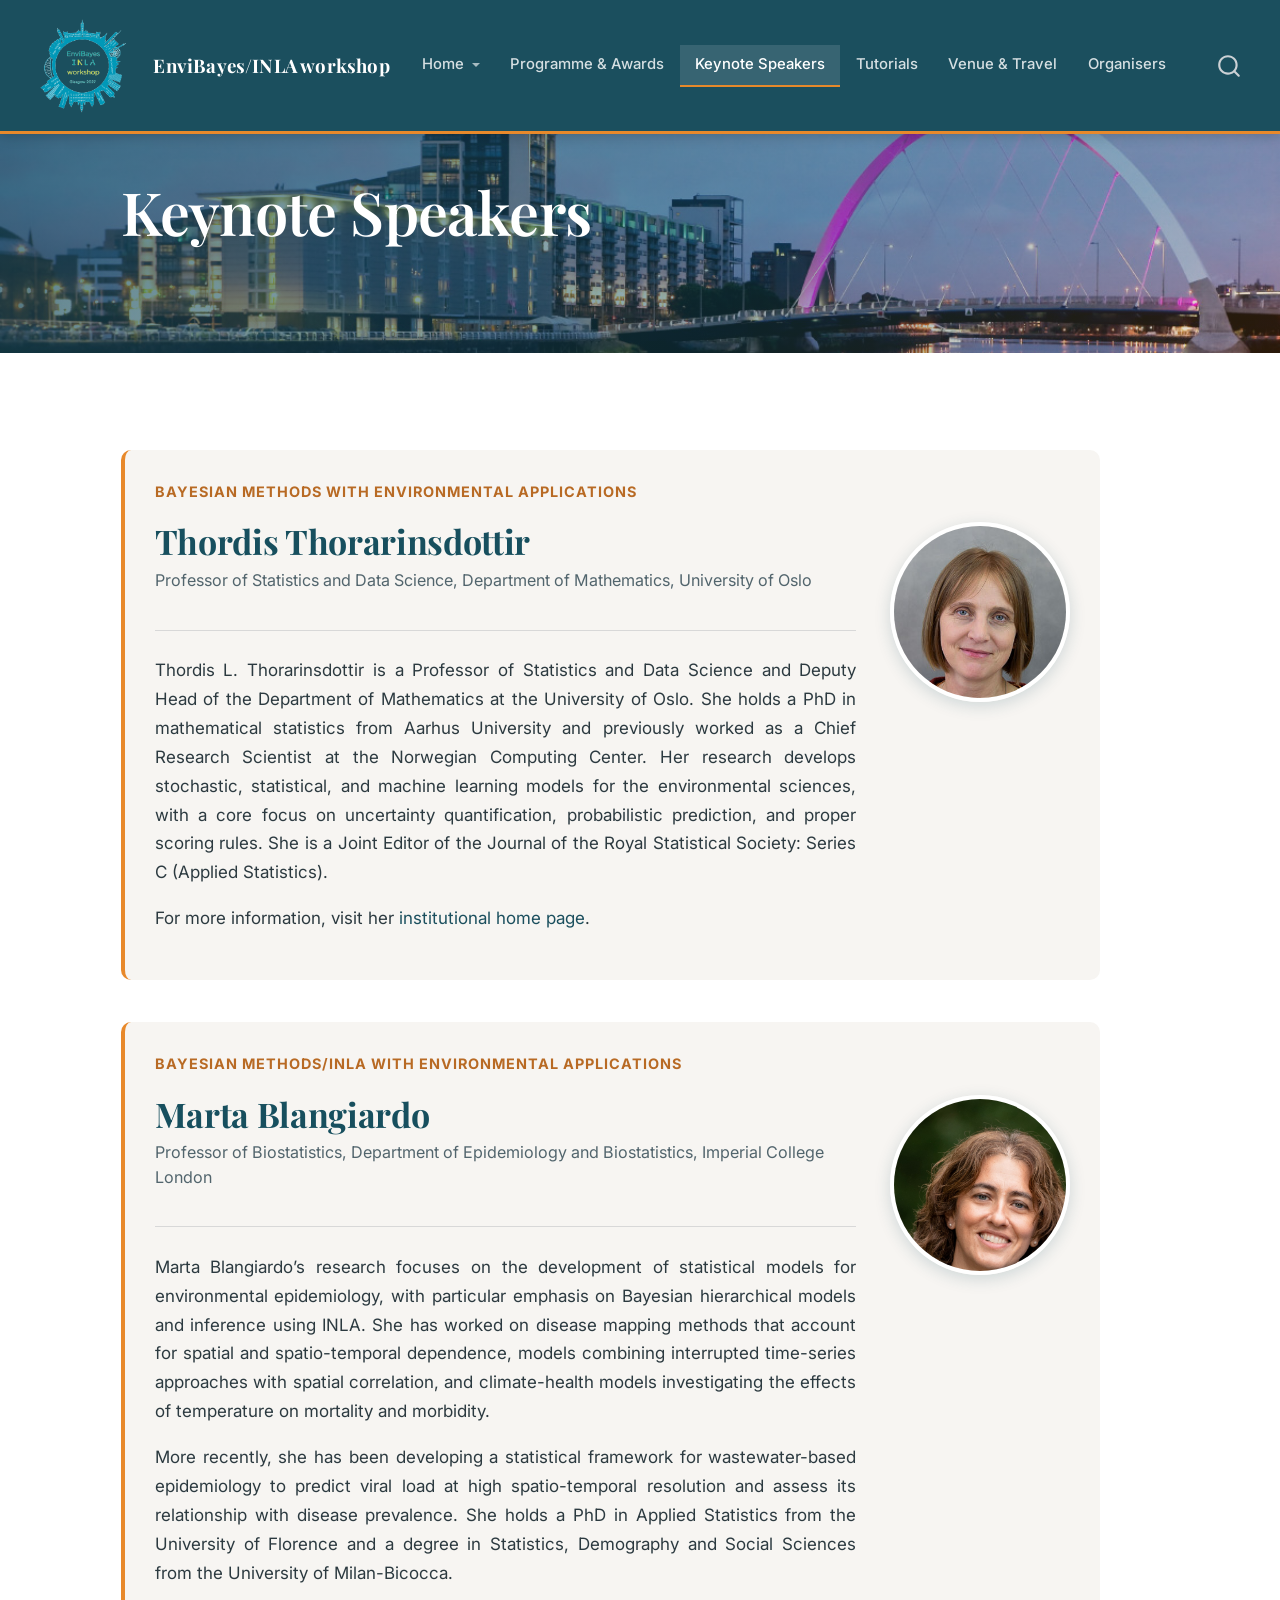
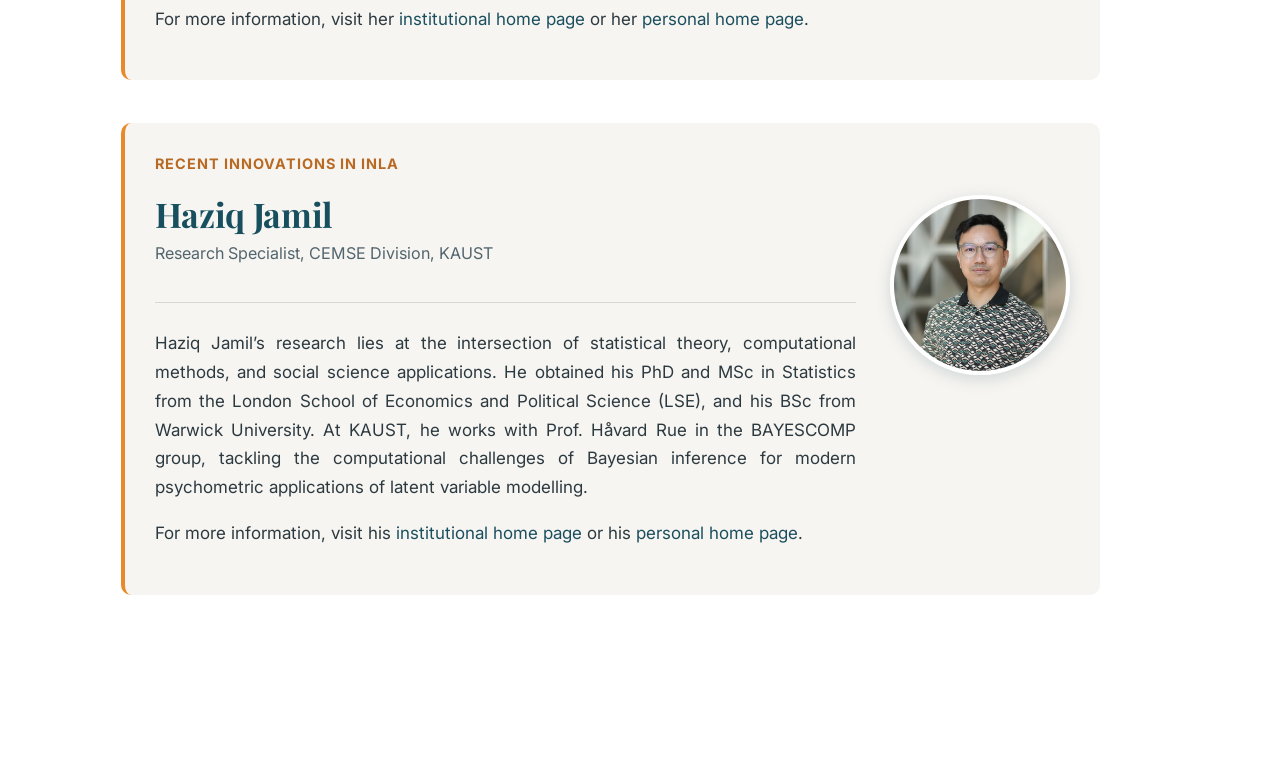
<file: docs/keynotes.html>
<!DOCTYPE html>
<html xmlns="http://www.w3.org/1999/xhtml" lang="en" xml:lang="en"><head>

<meta charset="utf-8">
<meta name="generator" content="quarto-1.10.19">

<meta name="viewport" content="width=device-width, initial-scale=1.0, user-scalable=yes">


<title>Keynote Speakers – EnviBayes/INLA workshop</title>
<style>
/* Default styles provided by pandoc.
** See https://pandoc.org/MANUAL.html#variables-for-html for config info.
*/
span.smallcaps{font-variant: small-caps;}
div.columns{display: flex; gap: 1.5em;}
div.column{flex: auto;}
@media screen {
div.columns{gap: min(4vw, 1.5em);}
div.column{overflow-x: auto;}
}
div.hanging-indent{margin-left: 1.5em; text-indent: -1.5em;}
ul.task-list{list-style: none;}
ul.task-list li input[type="checkbox"] {
  width: 0.8em;
  margin: 0 0.8em 0.2em -1em; /* quarto-specific, see https://github.com/quarto-dev/quarto-cli/issues/4556 */ 
  vertical-align: middle;
}
</style>


<script src="site_libs/quarto-nav/quarto-nav.js"></script>
<script src="site_libs/quarto-nav/headroom.min.js"></script>
<script src="site_libs/clipboard/clipboard.min.js"></script>
<script src="site_libs/quarto-search/autocomplete.umd.js"></script>
<script src="site_libs/quarto-search/fuse.min.js"></script>
<script src="site_libs/quarto-search/quarto-search.js"></script>
<meta name="quarto:offset" content="./">
<script src="site_libs/quarto-html/quarto.js" type="module"></script>
<script src="site_libs/quarto-html/tabsets/tabsets.js" type="module"></script>
<script src="site_libs/quarto-html/popper.min.js"></script>
<script src="site_libs/quarto-html/tippy.umd.min.js"></script>
<script src="site_libs/quarto-html/anchor.min.js"></script>
<link href="site_libs/quarto-html/tippy.css" rel="stylesheet">
<link href="site_libs/quarto-html/quarto-syntax-highlighting-bf27225e3a48a9273f3daa8f8e829971.css" rel="stylesheet" id="quarto-text-highlighting-styles">
<script src="site_libs/bootstrap/bootstrap.min.js"></script>
<link href="site_libs/bootstrap/bootstrap-icons.css" rel="stylesheet">
<link href="site_libs/bootstrap/bootstrap-59cc55bc9fd40b9578fde8f49d00a4b7.min.css" rel="stylesheet" append-hash="true" id="quarto-bootstrap" data-mode="light">
<script id="quarto-search-options" type="application/json">{
  "location": "navbar",
  "copy-button": false,
  "collapse-after": 3,
  "panel-placement": "end",
  "type": "overlay",
  "limit": 50,
  "keyboard-shortcut": [
    "f",
    "/",
    "s"
  ],
  "show-item-context": false,
  "language": {
    "search-no-results-text": "No results",
    "search-matching-documents-text": "matching documents",
    "search-copy-link-title": "Copy link to search",
    "search-hide-matches-text": "Hide additional matches",
    "search-more-match-text": "more match in this document",
    "search-more-matches-text": "more matches in this document",
    "search-clear-button-title": "Clear",
    "search-text-placeholder": "",
    "search-detached-cancel-button-title": "Cancel",
    "search-submit-button-title": "Submit",
    "search-label": "Search"
  }
}</script>
<style>

      .quarto-title-block .quarto-title-banner h1,
      .quarto-title-block .quarto-title-banner h2,
      .quarto-title-block .quarto-title-banner h3,
      .quarto-title-block .quarto-title-banner h4,
      .quarto-title-block .quarto-title-banner h5,
      .quarto-title-block .quarto-title-banner h6
      {
        color: white;
      }

      .quarto-title-block .quarto-title-banner {
        color: white;
background: #00000000;
      }
</style>
<style>
.quarto-title-block .title {
  font-size: 3.5rem !important;
  font-weight: 700;
  color: white;
}

.quarto-title-block .subtitle {
  font-size: 1.6rem !important;
  color: white;
}

#title-block-header {
  background-image: url(images/uofgcoss_cover2.jpg);
  background-size: cover;
  background-position: center;
  height: 250px;
}

#title-block-header.quarto-title-block.default .quarto-title-meta {
  color: white;
}

.keynote-card {
  display: grid;
  grid-template-columns: minmax(0, 1fr) 180px;
  gap: 2rem;
  align-items: center;
  margin: 1.5rem 0 2.5rem;
  padding: 1.75rem;
  background: #f7f5f2;
  border-left: 4px solid #e8892b;
  border-radius: 10px;
}

.keynote-card h2 {
  margin-top: 0;
}

.keynote-role {
  color: #52656d;
  font-weight: 600;
  line-height: 1.45;
  margin-bottom: 1rem;
}

.keynote-bio {
  text-align: justify;
  hyphens: auto;
}

.keynote-photo img {
  width: 180px;
  height: 180px;
  object-fit: cover;
  object-position: center top;
  border: 4px solid white;
  border-radius: 50%;
  box-shadow: 0 4px 16px rgba(27, 79, 94, 0.18);
}

@media (max-width: 700px) {
  .quarto-title-block .title {
    font-size: 2.5rem !important;
  }

  .keynote-card {
    grid-template-columns: 1fr;
  }

  .keynote-photo {
    grid-row: 1;
    text-align: center;
  }
}
</style>


<link rel="stylesheet" href="styles.css">
</head>

<body class="nav-fixed quarto-light">

<div id="quarto-search-results"></div>
  <header id="quarto-header" class="headroom fixed-top quarto-banner">
    <nav class="navbar navbar-expand-lg " data-bs-theme="dark">
      <div class="navbar-container container-fluid">
      <div class="navbar-brand-container mx-auto">
    <a href="./index.html" class="navbar-brand navbar-brand-logo">
    <img src="./images/EnviBayes-INLA_workshop_logo.png" alt="" class="navbar-logo light-content">
    <img src="./images/EnviBayes-INLA_workshop_logo.png" alt="" class="navbar-logo dark-content">
    </a>
    <a class="navbar-brand" href="./index.html">
    <span class="navbar-title">EnviBayes/INLA workshop</span>
    </a>
  </div>
            <div id="quarto-search" class="" title="Search"></div>
          <button class="navbar-toggler" type="button" data-bs-toggle="collapse" data-bs-target="#navbarCollapse" aria-controls="navbarCollapse" role="menu" aria-expanded="false" aria-label="Toggle navigation" onclick="if (window.quartoToggleHeadroom) { window.quartoToggleHeadroom(); }">
  <span class="navbar-toggler-icon"></span>
</button>
          <div class="collapse navbar-collapse" id="navbarCollapse">
            <ul class="navbar-nav navbar-nav-scroll me-auto">
  <li class="nav-item dropdown ">
    <a class="nav-link dropdown-toggle" href="#" id="nav-menu-home" role="link" data-bs-toggle="dropdown" aria-expanded="false">
 <span class="menu-text">Home</span>
    </a>
    <ul class="dropdown-menu" aria-labelledby="nav-menu-home">    
        <li>
    <a class="dropdown-item" href="./index.html#submission">
 <span class="dropdown-text">Submission</span></a>
  </li>  
        <li>
    <a class="dropdown-item" href="./index.html#regis">
 <span class="dropdown-text">Registration</span></a>
  </li>  
        <li>
    <a class="dropdown-item" href="./index.html#dates">
 <span class="dropdown-text">Important Dates</span></a>
  </li>  
    </ul>
  </li>
  <li class="nav-item">
    <a class="nav-link" href="./programme.html"> 
<span class="menu-text">Programme &amp; Awards</span></a>
  </li>  
  <li class="nav-item">
    <a class="nav-link active" href="./keynotes.html" aria-current="page"> 
<span class="menu-text">Keynote Speakers</span></a>
  </li>  
  <li class="nav-item">
    <a class="nav-link" href="./tutorials.html"> 
<span class="menu-text">Tutorials</span></a>
  </li>  
  <li class="nav-item">
    <a class="nav-link" href="./venue-travel.html"> 
<span class="menu-text">Venue &amp; Travel</span></a>
  </li>  
  <li class="nav-item">
    <a class="nav-link" href="./organisers.html"> 
<span class="menu-text">Organisers</span></a>
  </li>  
</ul>
          </div> <!-- /navcollapse -->
            <div class="quarto-navbar-tools">
</div>
      </div> <!-- /container-fluid -->
    </nav>
</header>
<!-- content -->
<header id="title-block-header" class="quarto-title-block default page-columns page-full">
  <div class="quarto-title-banner page-columns page-full">
    <div class="quarto-title column-body">
      <h1 class="title">Keynote Speakers</h1>
                      </div>
  </div>
    
  
  <div class="quarto-title-meta">

      
    
      
    </div>
    
  
  </header><div id="quarto-content" class="quarto-container page-columns page-rows-contents page-layout-article page-navbar">
<!-- sidebar -->
<!-- margin-sidebar -->
    <div id="quarto-margin-sidebar" class="sidebar margin-sidebar zindex-bottom">
        
    </div>
<!-- main -->
<main class="content quarto-banner-title-block" id="quarto-document-content">





<div class="keynote-card">
<div class="keynote-copy">
<div class="keynote-topic">
<p>Bayesian Methods with Environmental Applications</p>
</div>
<section id="thordis-thorarinsdottir" class="level2">
<h2 class="anchored" data-anchor-id="thordis-thorarinsdottir">Thordis Thorarinsdottir</h2>
<div class="keynote-role">
<p>Professor of Statistics and Data Science, Department of Mathematics, University of Oslo</p>
</div>
<div class="keynote-bio">
<p>Thordis L. Thorarinsdottir is a Professor of Statistics and Data Science and Deputy Head of the Department of Mathematics at the University of Oslo. She holds a PhD in mathematical statistics from Aarhus University and previously worked as a Chief Research Scientist at the Norwegian Computing Center. Her research develops stochastic, statistical, and machine learning models for the environmental sciences, with a core focus on uncertainty quantification, probabilistic prediction, and proper scoring rules. She is a Joint Editor of the Journal of the Royal Statistical Society: Series C (Applied Statistics).</p>
</div>
<p>For more information, visit her <a href="https://www.mn.uio.no/math/english/people/aca/thordist/">institutional home page</a>.</p>
</section>
</div>
<div class="keynote-photo">
<p><img src="images/thordis-thorarinsdottir.jpg" class="img-fluid" alt="Portrait of Marta Blangiardo"></p>
</div>
</div>
<div class="keynote-card">
<div class="keynote-copy">
<div class="keynote-topic">
<p>Bayesian Methods/INLA with Environmental Applications</p>
</div>
<section id="marta-blangiardo" class="level2">
<h2 class="anchored" data-anchor-id="marta-blangiardo">Marta Blangiardo</h2>
<div class="keynote-role">
<p>Professor of Biostatistics, Department of Epidemiology and Biostatistics, Imperial College London</p>
</div>
<div class="keynote-bio">
<p>Marta Blangiardo’s research focuses on the development of statistical models for environmental epidemiology, with particular emphasis on Bayesian hierarchical models and inference using INLA. She has worked on disease mapping methods that account for spatial and spatio-temporal dependence, models combining interrupted time-series approaches with spatial correlation, and climate-health models investigating the effects of temperature on mortality and morbidity.</p>
<p>More recently, she has been developing a statistical framework for wastewater-based epidemiology to predict viral load at high spatio-temporal resolution and assess its relationship with disease prevalence. She holds a PhD in Applied Statistics from the University of Florence and a degree in Statistics, Demography and Social Sciences from the University of Milan-Bicocca.</p>
</div>
<p>For more information, visit her <a href="https://profiles.imperial.ac.uk/m.blangiardo/about">institutional home page</a> or her <a href="https://martablangiardo.github.io/">personal home page</a>.</p>
</section>
</div>
<div class="keynote-photo">
<p><img src="images/marta-blangiardo.jpg" class="img-fluid" alt="Portrait of Marta Blangiardo"></p>
</div>
</div>
<div class="keynote-card">
<div class="keynote-copy">
<div class="keynote-topic">
<p>Recent Innovations in INLA</p>
</div>
<section id="haziq-jamil" class="level2">
<h2 class="anchored" data-anchor-id="haziq-jamil">Haziq Jamil</h2>
<div class="keynote-role">
<p>Research Specialist, CEMSE Division, KAUST</p>
</div>
<div class="keynote-bio">
<p>Haziq Jamil’s research lies at the intersection of statistical theory, computational methods, and social science applications. He obtained his PhD and MSc in Statistics from the London School of Economics and Political Science (LSE), and his BSc from Warwick University. At KAUST, he works with Prof.&nbsp;Håvard Rue in the BAYESCOMP group, tackling the computational challenges of Bayesian inference for modern psychometric applications of latent variable modelling.</p>
</div>
<p>For more information, visit his <a href="https://cemse.kaust.edu.sa/profiles/haziq-jamil">institutional home page</a> or his <a href="https://haziqj.ml/">personal home page</a>.</p>
</section>
</div>
<div class="keynote-photo">
<p><img src="images/haziq-jamil.png" class="img-fluid" alt="Portrait of Haziq Jamil"></p>
</div>
</div>
<!-- ::: {.callout-note appearance="simple" icon=false} -->
<!-- **Additional keynote speaker to be announced shortly.** -->
<!-- Stay tuned for updates! -->
<!-- ::: -->
<!-- :::    -->
<!-- ## Elias Teixeira Krainski -->
<!-- Postdoctoral Research Fellow in Statistics, CEMSE Division, KAUST, Saudi Arabia -->
<!-- ::: columns -->
<!-- ::: {.column width="80%"} -->
<!-- Dr Elias Teixeira Krainski is a Postdoctoral Research Fellow in Statistics at the King Abdullah University of Science and Technology (KAUST), working under the supervision of Professor Håvard Rue. He earned his PhD from the Norwegian University of Science and Technology in 2018 and has held positions as an Adjunct Professor at Universidade Federal do Paraná (2018-2019) and as a Postdoctoral Fellow at Dalhousie University (2019-2020). Dr Krainski’s work centres on developing complex yet accessible statistical models, with a focus on efficient Bayesian methods, spatio-temporal statistics, and Integrated Nested Laplace Approximations (INLA). -->
<!-- For more information, visit his [home page](https://cemse.kaust.edu.sa/profiles/elias-teixeira-krainski) -->
<!-- ::: -->
<!-- ::: {.column width="20%"} -->
<!-- ![](img/elias_krainski.png) -->
<!-- ::: -->



</main> <!-- /main -->
<script id="quarto-html-after-body" type="application/javascript">
  window.document.addEventListener("DOMContentLoaded", function (event) {
    const icon = "";
    const anchorJS = new window.AnchorJS();
    anchorJS.options = {
      placement: 'right',
      icon: icon
    };
    anchorJS.add('.anchored');
    const isCodeAnnotation = (el) => {
      for (const clz of el.classList) {
        if (clz.startsWith('code-annotation-')) {                     
          return true;
        }
      }
      return false;
    }
    const onCopySuccess = function(e) {
      // button target
      const button = e.trigger;
      // don't keep focus
      button.blur();
      // flash "checked"
      button.classList.add('code-copy-button-checked');
      var currentTitle = button.getAttribute("title");
      button.setAttribute("title", "Copied!");
      let tooltip;
      if (window.bootstrap) {
        button.setAttribute("data-bs-toggle", "tooltip");
        button.setAttribute("data-bs-placement", "left");
        button.setAttribute("data-bs-title", "Copied!");
        tooltip = new bootstrap.Tooltip(button, 
          { trigger: "manual", 
            customClass: "code-copy-button-tooltip",
            offset: [0, -8]});
        tooltip.show();    
      }
      setTimeout(function() {
        if (tooltip) {
          tooltip.hide();
          button.removeAttribute("data-bs-title");
          button.removeAttribute("data-bs-toggle");
          button.removeAttribute("data-bs-placement");
        }
        button.setAttribute("title", currentTitle);
        button.classList.remove('code-copy-button-checked');
      }, 1000);
      // clear code selection
      e.clearSelection();
    }
    const getTextToCopy = function(trigger) {
      const outerScaffold = trigger.parentElement.cloneNode(true);
      const codeEl = outerScaffold.querySelector('code');
      for (const childEl of codeEl.children) {
        if (isCodeAnnotation(childEl)) {
          childEl.remove();
        }
      }
      return codeEl.innerText;
    }
    const clipboard = new window.ClipboardJS('.code-copy-button:not([data-in-quarto-modal])', {
      text: getTextToCopy
    });
    clipboard.on('success', onCopySuccess);
    if (window.document.getElementById('quarto-embedded-source-code-modal')) {
      const clipboardModal = new window.ClipboardJS('.code-copy-button[data-in-quarto-modal]', {
        text: getTextToCopy,
        container: window.document.getElementById('quarto-embedded-source-code-modal')
      });
      clipboardModal.on('success', onCopySuccess);
    }
      var localhostRegex = new RegExp(/^(?:http|https):\/\/localhost\:?[0-9]*\//);
      var mailtoRegex = new RegExp(/^mailto:/);
        var filterRegex = new RegExp('/' + window.location.host + '/');
      var isInternal = (href) => {
          return filterRegex.test(href) || localhostRegex.test(href) || mailtoRegex.test(href);
      }
      // Inspect non-navigation links and adorn them if external
     var links = window.document.querySelectorAll('a[href]:not(.nav-link):not(.navbar-brand):not(.toc-action):not(.sidebar-link):not(.sidebar-item-toggle):not(.pagination-link):not(.no-external):not([aria-hidden]):not(.dropdown-item):not(.quarto-navigation-tool):not(.about-link)');
      for (var i=0; i<links.length; i++) {
        const link = links[i];
        if (!isInternal(link.href)) {
          // undo the damage that might have been done by quarto-nav.js in the case of
          // links that we want to consider external
          if (link.dataset.originalHref !== undefined) {
            link.href = link.dataset.originalHref;
          }
        }
      }
    function tippyHover(el, contentFn, onTriggerFn, onUntriggerFn) {
      const config = {
        allowHTML: true,
        maxWidth: 500,
        delay: 100,
        arrow: false,
        appendTo: function(el) {
            return el.parentElement;
        },
        interactive: true,
        interactiveBorder: 10,
        theme: 'quarto',
        placement: 'bottom-start',
      };
      if (contentFn) {
        config.content = contentFn;
      }
      if (onTriggerFn) {
        config.onTrigger = onTriggerFn;
      }
      if (onUntriggerFn) {
        config.onUntrigger = onUntriggerFn;
      }
      window.tippy(el, config); 
    }
    const noterefs = window.document.querySelectorAll('a[role="doc-noteref"]');
    for (var i=0; i<noterefs.length; i++) {
      const ref = noterefs[i];
      tippyHover(ref, function() {
        // use id or data attribute instead here
        let href = ref.getAttribute('data-footnote-href') || ref.getAttribute('href');
        try { href = new URL(href).hash; } catch {}
        const id = href.replace(/^#\/?/, "");
        const note = window.document.getElementById(id);
        if (note) {
          return note.innerHTML;
        } else {
          return "";
        }
      });
    }
    const xrefs = window.document.querySelectorAll('a.quarto-xref');
    const processXRef = (id, note) => {
      // Strip column container classes
      const stripColumnClz = (el) => {
        el.classList.remove("page-full", "page-columns");
        if (el.children) {
          for (const child of el.children) {
            stripColumnClz(child);
          }
        }
      }
      stripColumnClz(note)
      if (id === null || id.startsWith('sec-')) {
        // Special case sections, only their first couple elements
        const container = document.createElement("div");
        if (note.children && note.children.length > 2) {
          container.appendChild(note.children[0].cloneNode(true));
          for (let i = 1; i < note.children.length; i++) {
            const child = note.children[i];
            if (child.tagName === "P" && child.innerText === "") {
              continue;
            } else {
              container.appendChild(child.cloneNode(true));
              break;
            }
          }
          if (window.Quarto?.typesetMath) {
            window.Quarto.typesetMath(container);
          }
          return container.innerHTML
        } else {
          if (window.Quarto?.typesetMath) {
            window.Quarto.typesetMath(note);
          }
          return note.innerHTML;
        }
      } else {
        // Remove any anchor links if they are present
        const anchorLink = note.querySelector('a.anchorjs-link');
        if (anchorLink) {
          anchorLink.remove();
        }
        if (window.Quarto?.typesetMath) {
          window.Quarto.typesetMath(note);
        }
        if (note.classList.contains("callout")) {
          return note.outerHTML;
        } else {
          return note.innerHTML;
        }
      }
    }
    for (var i=0; i<xrefs.length; i++) {
      const xref = xrefs[i];
      tippyHover(xref, undefined, function(instance) {
        instance.disable();
        let url = xref.getAttribute('href');
        let hash = undefined; 
        if (url.startsWith('#')) {
          hash = url;
        } else {
          try { hash = new URL(url).hash; } catch {}
        }
        if (hash) {
          const id = hash.replace(/^#\/?/, "");
          const note = window.document.getElementById(id);
          if (note !== null) {
            try {
              const html = processXRef(id, note.cloneNode(true));
              instance.setContent(html);
            } finally {
              instance.enable();
              instance.show();
            }
          } else {
            // See if we can fetch this
            fetch(url.split('#')[0])
            .then(res => res.text())
            .then(html => {
              const parser = new DOMParser();
              const htmlDoc = parser.parseFromString(html, "text/html");
              const note = htmlDoc.getElementById(id);
              if (note !== null) {
                const html = processXRef(id, note);
                instance.setContent(html);
              } 
            }).finally(() => {
              instance.enable();
              instance.show();
            });
          }
        } else {
          // See if we can fetch a full url (with no hash to target)
          // This is a special case and we should probably do some content thinning / targeting
          fetch(url)
          .then(res => res.text())
          .then(html => {
            const parser = new DOMParser();
            const htmlDoc = parser.parseFromString(html, "text/html");
            const note = htmlDoc.querySelector('main.content');
            if (note !== null) {
              // This should only happen for chapter cross references
              // (since there is no id in the URL)
              // remove the first header
              if (note.children.length > 0 && note.children[0].tagName === "HEADER") {
                note.children[0].remove();
              }
              const html = processXRef(null, note);
              instance.setContent(html);
            } 
          }).finally(() => {
            instance.enable();
            instance.show();
          });
        }
      }, function(instance) {
      });
    }
        let selectedAnnoteEl;
        const selectorForAnnotation = ( cell, annotation) => {
          let cellAttr = 'data-code-cell="' + cell + '"';
          let lineAttr = 'data-code-annotation="' +  annotation + '"';
          const selector = 'span[' + cellAttr + '][' + lineAttr + ']';
          return selector;
        }
        const selectCodeLines = (annoteEl) => {
          const doc = window.document;
          const targetCell = annoteEl.getAttribute("data-target-cell");
          const targetAnnotation = annoteEl.getAttribute("data-target-annotation");
          const annoteSpan = window.document.querySelector(selectorForAnnotation(targetCell, targetAnnotation));
          const lines = annoteSpan.getAttribute("data-code-lines").split(",");
          const lineIds = lines.map((line) => {
            return targetCell + "-" + line;
          })
          let top = null;
          let height = null;
          let parent = null;
          if (lineIds.length > 0) {
              //compute the position of the single el (top and bottom and make a div)
              const el = window.document.getElementById(lineIds[0]);
              top = el.offsetTop;
              height = el.offsetHeight;
              parent = el.parentElement.parentElement;
            if (lineIds.length > 1) {
              const lastEl = window.document.getElementById(lineIds[lineIds.length - 1]);
              const bottom = lastEl.offsetTop + lastEl.offsetHeight;
              height = bottom - top;
            }
            if (top !== null && height !== null && parent !== null) {
              // cook up a div (if necessary) and position it 
              let div = window.document.getElementById("code-annotation-line-highlight");
              if (div === null) {
                div = window.document.createElement("div");
                div.setAttribute("id", "code-annotation-line-highlight");
                div.style.position = 'absolute';
                parent.appendChild(div);
              }
              div.style.top = top - 2 + "px";
              div.style.height = height + 4 + "px";
              div.style.left = 0;
              let gutterDiv = window.document.getElementById("code-annotation-line-highlight-gutter");
              if (gutterDiv === null) {
                gutterDiv = window.document.createElement("div");
                gutterDiv.setAttribute("id", "code-annotation-line-highlight-gutter");
                gutterDiv.style.position = 'absolute';
                const codeCell = window.document.getElementById(targetCell);
                const gutter = codeCell.querySelector('.code-annotation-gutter');
                gutter.appendChild(gutterDiv);
              }
              gutterDiv.style.top = top - 2 + "px";
              gutterDiv.style.height = height + 4 + "px";
            }
            selectedAnnoteEl = annoteEl;
          }
        };
        const unselectCodeLines = () => {
          const elementsIds = ["code-annotation-line-highlight", "code-annotation-line-highlight-gutter"];
          elementsIds.forEach((elId) => {
            const div = window.document.getElementById(elId);
            if (div) {
              div.remove();
            }
          });
          selectedAnnoteEl = undefined;
        };
          // Handle positioning of the toggle
      window.addEventListener(
        "resize",
        throttle(() => {
          elRect = undefined;
          if (selectedAnnoteEl) {
            selectCodeLines(selectedAnnoteEl);
          }
        }, 10)
      );
      function throttle(fn, ms) {
      let throttle = false;
      let timer;
        return (...args) => {
          if(!throttle) { // first call gets through
              fn.apply(this, args);
              throttle = true;
          } else { // all the others get throttled
              if(timer) clearTimeout(timer); // cancel #2
              timer = setTimeout(() => {
                fn.apply(this, args);
                timer = throttle = false;
              }, ms);
          }
        };
      }
        // Attach click handler to the DT
        const annoteDls = window.document.querySelectorAll('dt[data-target-cell]');
        for (const annoteDlNode of annoteDls) {
          annoteDlNode.addEventListener('click', (event) => {
            const clickedEl = event.target;
            if (clickedEl !== selectedAnnoteEl) {
              unselectCodeLines();
              const activeEl = window.document.querySelector('dt[data-target-cell].code-annotation-active');
              if (activeEl) {
                activeEl.classList.remove('code-annotation-active');
              }
              selectCodeLines(clickedEl);
              clickedEl.classList.add('code-annotation-active');
            } else {
              // Unselect the line
              unselectCodeLines();
              clickedEl.classList.remove('code-annotation-active');
            }
          });
        }
    const findCites = (el) => {
      const parentEl = el.parentElement;
      if (parentEl) {
        const cites = parentEl.dataset.cites;
        if (cites) {
          return {
            el,
            cites: cites.split(' ')
          };
        } else {
          return findCites(el.parentElement)
        }
      } else {
        return undefined;
      }
    };
    var bibliorefs = window.document.querySelectorAll('a[role="doc-biblioref"]');
    for (var i=0; i<bibliorefs.length; i++) {
      const ref = bibliorefs[i];
      const citeInfo = findCites(ref);
      if (citeInfo) {
        tippyHover(citeInfo.el, function() {
          var popup = window.document.createElement('div');
          citeInfo.cites.forEach(function(cite) {
            var citeDiv = window.document.createElement('div');
            citeDiv.classList.add('hanging-indent');
            citeDiv.classList.add('csl-entry');
            var biblioDiv = window.document.getElementById('ref-' + cite);
            if (biblioDiv) {
              citeDiv.innerHTML = biblioDiv.innerHTML;
            }
            popup.appendChild(citeDiv);
          });
          return popup.innerHTML;
        });
      }
    }
  });
  </script>
</div> <!-- /content -->




</body></html>
</file>
<file: docs/site_libs/quarto-html/tippy.css>
.tippy-box[data-animation=fade][data-state=hidden]{opacity:0}[data-tippy-root]{max-width:calc(100vw - 10px)}.tippy-box{position:relative;background-color:#333;color:#fff;border-radius:4px;font-size:14px;line-height:1.4;white-space:normal;outline:0;transition-property:transform,visibility,opacity}.tippy-box[data-placement^=top]>.tippy-arrow{bottom:0}.tippy-box[data-placement^=top]>.tippy-arrow:before{bottom:-7px;left:0;border-width:8px 8px 0;border-top-color:initial;transform-origin:center top}.tippy-box[data-placement^=bottom]>.tippy-arrow{top:0}.tippy-box[data-placement^=bottom]>.tippy-arrow:before{top:-7px;left:0;border-width:0 8px 8px;border-bottom-color:initial;transform-origin:center bottom}.tippy-box[data-placement^=left]>.tippy-arrow{right:0}.tippy-box[data-placement^=left]>.tippy-arrow:before{border-width:8px 0 8px 8px;border-left-color:initial;right:-7px;transform-origin:center left}.tippy-box[data-placement^=right]>.tippy-arrow{left:0}.tippy-box[data-placement^=right]>.tippy-arrow:before{left:-7px;border-width:8px 8px 8px 0;border-right-color:initial;transform-origin:center right}.tippy-box[data-inertia][data-state=visible]{transition-timing-function:cubic-bezier(.54,1.5,.38,1.11)}.tippy-arrow{width:16px;height:16px;color:#333}.tippy-arrow:before{content:"";position:absolute;border-color:transparent;border-style:solid}.tippy-content{position:relative;padding:5px 9px;z-index:1}
</file>
<file: docs/site_libs/quarto-html/quarto-syntax-highlighting-bf27225e3a48a9273f3daa8f8e829971.css>
/* quarto syntax highlight colors */
:root {
  --quarto-hl-ot-color: #003B4F;
  --quarto-hl-at-color: #657422;
  --quarto-hl-ss-color: #20794D;
  --quarto-hl-an-color: #5E5E5E;
  --quarto-hl-fu-color: #4758AB;
  --quarto-hl-st-color: #20794D;
  --quarto-hl-cf-color: #003B4F;
  --quarto-hl-op-color: #5E5E5E;
  --quarto-hl-er-color: #AD0000;
  --quarto-hl-bn-color: #AD0000;
  --quarto-hl-al-color: #AD0000;
  --quarto-hl-va-color: #111111;
  --quarto-hl-bu-color: inherit;
  --quarto-hl-ex-color: inherit;
  --quarto-hl-pp-color: #AD0000;
  --quarto-hl-in-color: #5E5E5E;
  --quarto-hl-vs-color: #20794D;
  --quarto-hl-wa-color: #5E5E5E;
  --quarto-hl-do-color: #5E5E5E;
  --quarto-hl-im-color: #00769E;
  --quarto-hl-ch-color: #20794D;
  --quarto-hl-dt-color: #AD0000;
  --quarto-hl-fl-color: #AD0000;
  --quarto-hl-co-color: #5E5E5E;
  --quarto-hl-cv-color: #5E5E5E;
  --quarto-hl-cn-color: #8f5902;
  --quarto-hl-sc-color: #5E5E5E;
  --quarto-hl-dv-color: #AD0000;
  --quarto-hl-kw-color: #003B4F;
}

/* other quarto variables */
:root {
  --quarto-font-monospace: SFMono-Regular, Menlo, Monaco, Consolas, "Liberation Mono", "Courier New", monospace;
}

/* syntax highlight based on Pandoc's rules */
pre > code.sourceCode > span {
  color: #003B4F;
}

code.sourceCode > span {
  color: #003B4F;
}

div.sourceCode,
div.sourceCode pre.sourceCode {
  color: #003B4F;
}

/* Normal */
code span {
  color: #003B4F;
}

/* Alert */
code span.al {
  color: #AD0000;
  font-style: inherit;
}

/* Annotation */
code span.an {
  color: #5E5E5E;
  font-style: inherit;
}

/* Attribute */
code span.at {
  color: #657422;
  font-style: inherit;
}

/* BaseN */
code span.bn {
  color: #AD0000;
  font-style: inherit;
}

/* BuiltIn */
code span.bu {
  font-style: inherit;
}

/* ControlFlow */
code span.cf {
  color: #003B4F;
  font-weight: bold;
  font-style: inherit;
}

/* Char */
code span.ch {
  color: #20794D;
  font-style: inherit;
}

/* Constant */
code span.cn {
  color: #8f5902;
  font-style: inherit;
}

/* Comment */
code span.co {
  color: #5E5E5E;
  font-style: inherit;
}

/* CommentVar */
code span.cv {
  color: #5E5E5E;
  font-style: italic;
}

/* Documentation */
code span.do {
  color: #5E5E5E;
  font-style: italic;
}

/* DataType */
code span.dt {
  color: #AD0000;
  font-style: inherit;
}

/* DecVal */
code span.dv {
  color: #AD0000;
  font-style: inherit;
}

/* Error */
code span.er {
  color: #AD0000;
  font-style: inherit;
}

/* Extension */
code span.ex {
  font-style: inherit;
}

/* Float */
code span.fl {
  color: #AD0000;
  font-style: inherit;
}

/* Function */
code span.fu {
  color: #4758AB;
  font-style: inherit;
}

/* Import */
code span.im {
  color: #00769E;
  font-style: inherit;
}

/* Information */
code span.in {
  color: #5E5E5E;
  font-style: inherit;
}

/* Keyword */
code span.kw {
  color: #003B4F;
  font-weight: bold;
  font-style: inherit;
}

/* Operator */
code span.op {
  color: #5E5E5E;
  font-style: inherit;
}

/* Other */
code span.ot {
  color: #003B4F;
  font-style: inherit;
}

/* Preprocessor */
code span.pp {
  color: #AD0000;
  font-style: inherit;
}

/* SpecialChar */
code span.sc {
  color: #5E5E5E;
  font-style: inherit;
}

/* SpecialString */
code span.ss {
  color: #20794D;
  font-style: inherit;
}

/* String */
code span.st {
  color: #20794D;
  font-style: inherit;
}

/* Variable */
code span.va {
  color: #111111;
  font-style: inherit;
}

/* VerbatimString */
code span.vs {
  color: #20794D;
  font-style: inherit;
}

/* Warning */
code span.wa {
  color: #5E5E5E;
  font-style: italic;
}

.prevent-inlining {
  content: "</";
}

/*# sourceMappingURL=8be38f48d34c45af72792cbd699585e7.css.map */
</file>
<file: docs/styles.css>
/* ══════════════════════════════════════════════════════════════════
   EnviBayes / INLA Workshop 2027
   Custom stylesheet — Quarto Bootstrap override
   Palette:  Teal #1B4F5E · Amber #E8892B · Off-white #F7F5F2
   ══════════════════════════════════════════════════════════════════ */

/* ── Google Fonts import ─────────────────────────────────────────── */
@import url('https://fonts.googleapis.com/css2?family=Playfair+Display:wght@600;700&family=Inter:wght@300;400;500;600&display=swap');

.info-box table th:first-child {
  white-space: nowrap;
}

/* ── CSS custom properties ───────────────────────────────────────── */
:root {
  --wb-teal:        #1B4F5E;
  --wb-teal-light:  #2A6E84;
  --wb-teal-pale:   #EFF7FA;
  --wb-amber:       #E8892B;
  --wb-amber-light: #FFF3E0;
  --wb-off-white:   #F7F5F2;
  --wb-warm-grey:   #7A7570;
  --wb-dark:        #1A1A1A;
  --wb-text:        #2C3A40;
}


.keynote-topic {
  font-size: 0.85rem;
  font-weight: 700;
  text-transform: uppercase;
  letter-spacing: 0.07em;
  color: #b86a24;
  margin-bottom: 0.6rem;
}

.keynote-copy h2 {
  font-size: 2rem;
  color: #174f5e;
  border-bottom: none !important;
  margin: 0 0 0.35rem;
  padding-bottom: 0;
}

.keynote-copy h2::after {
  display: none !important;
}

.keynote-role {
  color: #52656d;
  font-size: 0.95rem;
  font-weight: 400;
  line-height: 1.5;
  margin-bottom: 1.5rem;
  padding-bottom: 1.2rem;
  border-bottom: 1px solid #d8d8d8;
}

.keynote-card {
  align-items: start;
}

.keynote-photo {
  padding-top: 2.5rem;
}

.activities-box {
  background-color: #F7F5F3;
  padding: 20px 30px;
  border-radius: 10px;
  margin: 20px 0;
}

.activities-box ul {
  margin-bottom: 0;
}

.leaflet-container {
  border-radius: 12px;
  box-shadow: 0 3px 12px rgba(0,0,0,.15);
}

.callout-note {
  margin-bottom: 1.5rem;
}


/* ── Base typography ─────────────────────────────────────────────── */
body {
  font-family: 'Inter', -apple-system, BlinkMacSystemFont, 'Segoe UI', sans-serif;
  font-size: 1rem;
  font-weight: 400;
  line-height: 1.7;
  color: var(--wb-text);
  background-color: #ffffff;
}

h1, h2, h3, h4 {
  font-family: 'Playfair Display', 'Georgia', serif;
  font-weight: 700;
  color: var(--wb-teal);
  letter-spacing: -0.01em;
}

h1 { font-size: 2rem; }
h2 { font-size: 1.55rem; }
h3 { font-size: 1.25rem; }

/* Amber underline on section headings (h2 used as section titles) */
h2::after {
  content: '';
  display: block;
  width: 2.8rem;
  height: 3px;
  background: var(--wb-amber);
  border-radius: 2px;
  margin-top: 0.45rem;
}

/* ── Navbar ──────────────────────────────────────────────────────── */
.navbar {
  background-color: var(--wb-teal) !important;
  border-bottom: 3px solid var(--wb-amber);
  padding: 0.6rem 1.5rem;
  box-shadow: 0 2px 12px rgba(0,0,0,.18);
}

.navbar-brand {
  font-family: 'Playfair Display', serif;
  font-size: 1.1rem;
  color: #ffffff !important;
  font-weight: 700;
  letter-spacing: 0.01em;
}

.navbar .nav-link {
  color: rgba(255,255,255,0.82) !important;
  font-family: 'Inter', sans-serif;
  font-size: 0.875rem;
  font-weight: 500;
  padding: 0.45rem 0.9rem !important;
  border-radius: 4px;
  transition: background 0.18s ease, color 0.18s ease;
}

.navbar .nav-link:hover,
.navbar .nav-link.active {
  color: #ffffff !important;
  background: rgba(255,255,255,0.12) !important;
}

.navbar .nav-link.active {
  border-bottom: 2px solid var(--wb-amber);
  border-radius: 0;
}

.navbar-logo {
  max-height: 100px;
  margin-right: 0.5rem;
}



/* ── Hero banner (title block) ───────────────────────────────────── */
#title-block-header {
  position: relative;
  height: 220px;
  overflow: hidden;
}

#title-block-header .quarto-title-banner {
  height: 220px;
  background-size: cover;
  background-position-y: center;
}

#title-block-header::after {
  content: '';
  position: absolute;
  inset: 0;
  background: linear-gradient(
    135deg,
    rgba(27,79,94,0.72) 0%,
    rgba(27,79,94,0.45) 60%,
    rgba(232,137,43,0.18) 100%
  );
  z-index: 1;
}

#title-block-header.quarto-title-block.default .quarto-title-meta,
#title-block-header .quarto-title,
#title-block-header .quarto-title-subtitle {
  color: #ffffff;
  position: relative;
  z-index: 2;
}

/* ── Page layout ─────────────────────────────────────────────────── */
#quarto-content main {
  padding-top: 2.2rem;
  padding-bottom: 3rem;
}


/* ── Horizontal rules ────────────────────────────────────────────── */
hr {
  border: none;
  border-top: 1px solid rgba(27,79,94,0.15);
  margin: 1.8rem 0;
}

/* ── Tables ──────────────────────────────────────────────────────── */
table {
  font-family: 'Inter', sans-serif;
  font-size: 0.9rem;
  width: 100%;
  border-collapse: collapse;
  margin: 1rem 0 1.5rem;
}

thead th {
  background-color: var(--wb-teal) !important;
  color: #ffffff !important;
  font-weight: 600;
  padding: 0.65rem 0.85rem;
  text-align: left;
  letter-spacing: 0.02em;
  font-size: 0.825rem;
  text-transform: uppercase;
}

tbody tr:nth-child(even) {
  background-color: var(--wb-teal-pale);
}

tbody tr:hover {
  background-color: rgba(232,137,43,0.07);
}

tbody td {
  padding: 0.6rem 0.85rem;
  border-bottom: 1px solid rgba(27,79,94,0.1);
  vertical-align: top;
}

/* first column (time) bold teal */
tbody td:first-child {
  font-weight: 600;
  color: var(--wb-teal);
  white-space: nowrap;
  width: 11rem;
}

/* ── Tab panels (schedule) ───────────────────────────────────────── */
.panel-tabset .nav-tabs {
  border-bottom: 2px solid var(--wb-teal);
  gap: 0.25rem;
  flex-wrap: wrap;
}

.panel-tabset .nav-tabs .nav-link {
  font-family: 'Inter', sans-serif;
  font-size: 0.875rem;
  font-weight: 500;
  color: var(--wb-teal);
  border: 1px solid rgba(27,79,94,0.25);
  border-bottom: none;
  border-radius: 6px 6px 0 0;
  padding: 0.45rem 1.1rem;
  background: var(--wb-off-white);
  transition: background 0.15s, color 0.15s;
}

.panel-tabset .nav-tabs .nav-link.active,
.panel-tabset .nav-tabs .nav-link:hover {
  background: var(--wb-teal);
  color: #ffffff;
  border-color: var(--wb-teal);
}

.panel-tabset .tab-content {
  border: 1px solid rgba(27,79,94,0.15);
  border-top: none;
  border-radius: 0 0 6px 6px;
  padding: 1.25rem;
  background: #ffffff;
}

/* ── Callout blocks ──────────────────────────────────────────────── */
.callout {
  border-radius: 6px;
  border: none !important;
  box-shadow: 0 1px 6px rgba(0,0,0,0.07);
}

.callout-note {
  background: var(--wb-teal-pale) !important;
  border-left: 4px solid var(--wb-teal) !important;
}

.callout-note .callout-title {
  color: var(--wb-teal) !important;
  font-family: 'Inter', sans-serif;
  font-weight: 600;
}

.callout-warning {
  background: var(--wb-amber-light) !important;
  border-left: 4px solid var(--wb-amber) !important;
}

.callout-warning .callout-title {
  color: var(--wb-amber) !important;
  font-family: 'Inter', sans-serif;
  font-weight: 600;
}

/* ── Venue building cards ─────────────────────────────────────────── */
.venue-grid {
  display: grid;
  grid-template-columns: repeat(auto-fit, minmax(260px, 1fr));
  gap: 1rem;
  margin: 1rem 0 1.6rem;
}

.venue-card {
  border: 1px solid rgba(27,79,94,0.15);
  border-radius: 8px;
  padding: 1.2rem 1.4rem;
  background: var(--wb-teal-pale);
  box-shadow: 0 1px 6px rgba(0,0,0,0.06);
}

.venue-card h3 a {
  text-decoration: none;
  margin-left: 0.3rem;
  font-size: 0.9em;
}
.venue-card h3 a:hover {
  text-decoration: none;
  opacity: 0.7;
}
.venue-card p.building {
  font-weight: 600;
  margin: 0 0 0.4rem;
  color: var(--wb-dark);
}

.venue-card ul {
  margin: 0;
  padding-left: 1.2rem;
}

.venue-info-link {
  display: inline-block;
  background: none;
  border: none;
  padding: 0;
  margin-right: 1rem;
  font-size: 0.85rem;
  font-weight: 600;
  color: var(--wb-teal);
  text-decoration: underline;
  cursor: pointer;
}

.venue-info-link:hover {
  color: var(--wb-amber);
}

.modal-header {
  background: var(--wb-teal-pale);
  border-bottom: 2px solid var(--wb-teal);
}

.modal-title {
  color: var(--wb-teal);
  font-family: 'Playfair Display', serif;
}

/* ── Coming-soon placeholder ─────────────────────────────────────── */
.coming-soon {
  background: var(--wb-off-white);
  border: 2px dashed rgba(27,79,94,0.25);
  border-radius: 8px;
  padding: 1.4rem 1.8rem;
  color: var(--wb-warm-grey);
  font-style: italic;
  font-size: 0.9rem;
  margin-top: 0.5rem;
}

.coming-soon p { margin: 0; }

/* ── Programme PDF download button ──────────────────────────────── */
.pdf-download-btn {
  display: inline-flex;
  align-items: center;
  gap: 0.5rem;
  background: var(--wb-amber);
  color: #ffffff !important;
  font-family: 'Inter', sans-serif;
  font-size: 0.875rem;
  font-weight: 600;
  padding: 0.55rem 1.3rem;
  border-radius: 6px;
  text-decoration: none !important;
  transition: background 0.18s ease, box-shadow 0.18s ease;
  box-shadow: 0 2px 8px rgba(232,137,43,0.35);
  margin-bottom: 1.5rem;
}

.pdf-download-btn:hover {
  background: #cf7620;
  box-shadow: 0 4px 14px rgba(232,137,43,0.45);
}

.pdf-download-btn svg {
  width: 16px;
  height: 16px;
  fill: currentColor;
}

/* ── Speaker image grid ──────────────────────────────────────────── */
div[data-layout-ncol="3"] img,
.quarto-layout-panel img {
  border-radius: 50%;
  border: 3px solid var(--wb-teal-pale);
  object-fit: cover;
  transition: border-color 0.18s;
}

div[data-layout-ncol="3"] img:hover,
.quarto-layout-panel img:hover {
  border-color: var(--wb-amber);
}

div[data-layout-ncol="3"] .quarto-figure figcaption,
.quarto-layout-panel figcaption {
  font-family: 'Inter', sans-serif;
  font-size: 0.85rem;
  font-weight: 600;
  color: var(--wb-teal);
  text-align: center;
  margin-top: 0.4rem;
}

/* ── Important dates / registration columns ──────────────────────── */
.columns .column {
  background: var(--wb-off-white);
  border-radius: 8px;
  padding: 1.2rem 1.4rem;
  margin-bottom: 0.5rem;
}

.columns .column p {
  margin-bottom: 0.3rem;
}

/* ── Links ───────────────────────────────────────────────────────── */
a {
  color: var(--wb-teal);
  text-decoration: none;
}

a:hover {
  color: var(--wb-amber);
  text-decoration: underline;
}

/* ── Footer ──────────────────────────────────────────────────────── */
.nav-footer {
  background: var(--wb-teal) !important;
  color: rgba(255,255,255,0.7);
  font-family: 'Inter', sans-serif;
  font-size: 0.8rem;
  border-top: 3px solid var(--wb-amber);
  padding: 0.8rem 1.5rem;
}

.nav-footer a {
  color: rgba(255,255,255,0.8);
}

.nav-footer a:hover {
  color: var(--wb-amber);
}

/* ── Responsive tweaks ───────────────────────────────────────────── */
@media (max-width: 768px) {
  .hotel-grid {
    grid-template-columns: 1fr 1fr;
  }
  h1 { font-size: 1.6rem; }
  h2 { font-size: 1.3rem; }
  #title-block-header { height: 160px; }
  tbody td:first-child { width: 7rem; }
  .columns > .column { margin-bottom: 0.75rem; }
}

@media (max-width: 480px) {
  .hotel-grid { grid-template-columns: 1fr; }
}


/* ── Single-box two-column info panel ────────────────────────────── */
.info-box {
  background: var(--wb-off-white);
  border-radius: 8px;
  padding: 1.4rem 1.6rem;
  margin: 1rem 0 1.6rem;
}

.info-box .columns {
  margin: 0;
}

.info-box .column {
  background: none !important;  /* override the global .columns .column background */
  padding: 0.4rem 1rem;
  margin-bottom: 0;
}

.info-box h4, .info-box .section-label {
  color: var(--wb-teal-light, #467F9C);
  font-family: 'Inter', sans-serif;
  font-weight: 600;
  font-size: 1rem;
  margin-bottom: 0.5rem;
}
</file>
